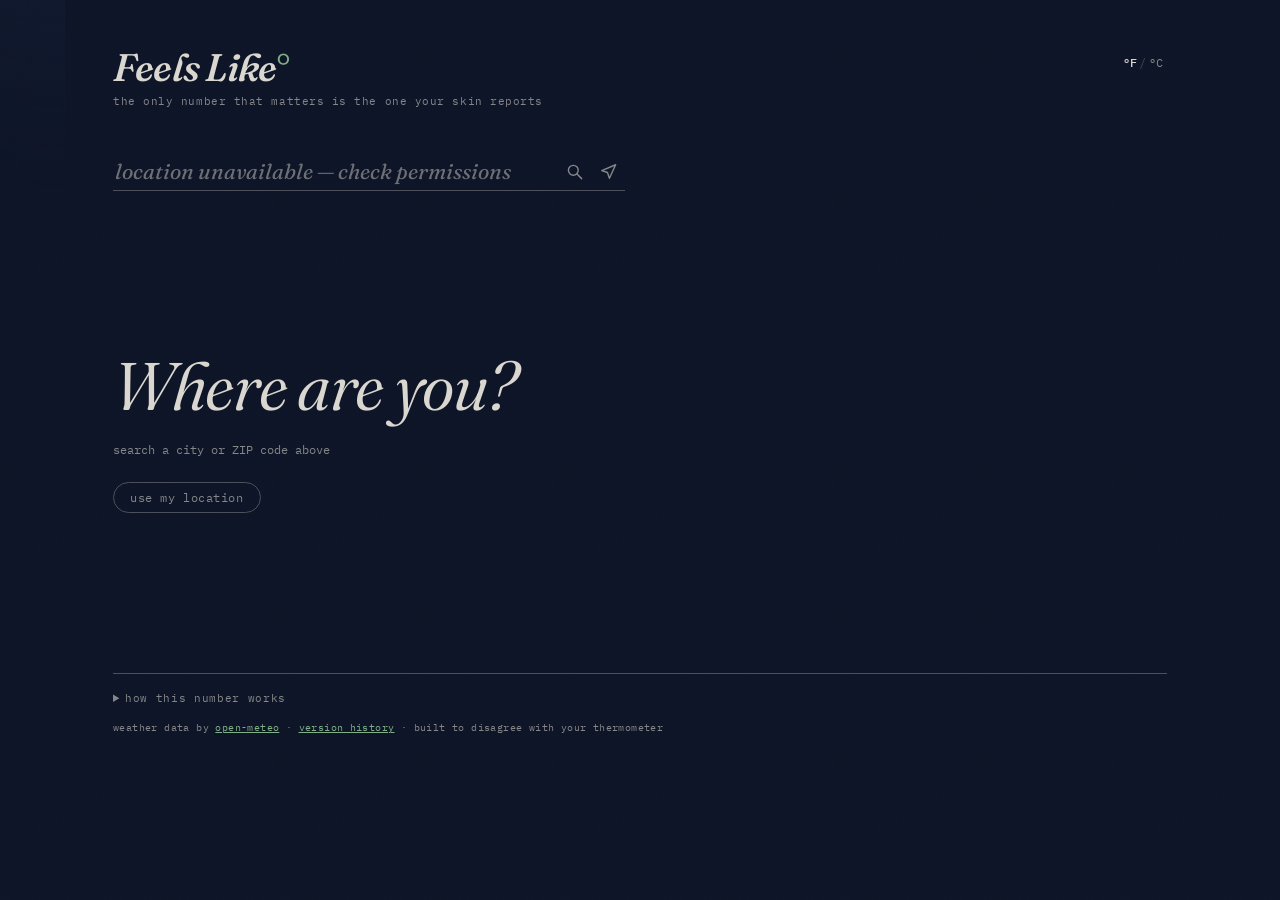
<file: index.html>
<!DOCTYPE html>
<html lang="en">
<head>
  <meta charset="utf-8">
  <meta name="viewport" content="width=device-width, initial-scale=1, viewport-fit=cover">
  <title>Feels Like — what the air actually feels like</title>
  <meta name="description" content="A weather app about the only number that matters: what it actually feels like outside.">
  <meta name="theme-color" content="#e9ebe2">
  <link rel="manifest" href="./manifest.webmanifest">
  <link rel="apple-touch-icon" href="./icons/apple-touch-icon.png">
  <meta name="mobile-web-app-capable" content="yes">
  <meta name="apple-mobile-web-app-capable" content="yes">
  <meta name="apple-mobile-web-app-status-bar-style" content="black-translucent">
  <meta name="apple-mobile-web-app-title" content="Feels Like">
  <script>
    // Restore the last computed palette before first paint — otherwise a
    // night-time launch flashes the daylight fallback for a moment.
    (function () {
      try {
        var p = JSON.parse(localStorage.getItem('feelslike:palette'));
        if (!p || !p.vars) return;
        for (var k in p.vars) document.documentElement.style.setProperty(k, p.vars[k]);
        var m = document.querySelector('meta[name="theme-color"]');
        if (m) m.content = p.vars['--bg'];
      } catch (e) { /* first visit or private mode — fallback palette shows */ }
    })();
  </script>
  <link rel="icon" href="data:image/svg+xml,%3Csvg xmlns='http://www.w3.org/2000/svg' viewBox='0 0 32 32'%3E%3Crect x='12.8' y='3.5' width='6.4' height='15' rx='3.2' fill='%23b5490f'/%3E%3Ccircle cx='16' cy='22.6' r='5.6' fill='%23b5490f'/%3E%3C/svg%3E">
  <link rel="preconnect" href="https://fonts.googleapis.com">
  <link rel="preconnect" href="https://fonts.gstatic.com" crossorigin>
  <link href="https://fonts.googleapis.com/css2?family=Fraunces:ital,opsz,wght@0,9..144,300..700;1,9..144,300..700&family=IBM+Plex+Mono:wght@400;500&display=swap" rel="stylesheet">
  <link rel="stylesheet" href="./css/style.css">
</head>
<body data-mood="mild">

  <header class="masthead">
    <div class="wordmark">
      <h1>Feels&nbsp;Like<span class="wordmark-deg">°</span></h1>
      <p class="tagline">the only number that matters is the one your skin reports</p>
    </div>
    <button id="unitToggle" class="unit-toggle" type="button" aria-label="Switch temperature units">
      <span data-unit="F">°F</span><span class="unit-slash">/</span><span data-unit="C">°C</span>
    </button>
  </header>

  <div class="controls">
    <form class="search" id="searchForm" role="search">
      <input id="searchInput" type="text" placeholder="city or ZIP code"
             autocomplete="off" spellcheck="false" enterkeyhint="search"
             role="combobox" aria-autocomplete="list" aria-expanded="false"
             aria-controls="suggestions" aria-haspopup="listbox"
             aria-label="Search for a city or ZIP code">
      <button type="submit" class="search-btn" aria-label="Search">
        <svg viewBox="0 0 24 24" fill="none" stroke="currentColor" stroke-width="1.8"
             stroke-linecap="round" aria-hidden="true">
          <circle cx="10.5" cy="10.5" r="6.2"/><path d="M15.2 15.2L21 21"/>
        </svg>
      </button>
      <button type="button" class="search-btn locate-btn" data-action="geolocate"
              aria-label="Show my location's weather" title="my location's weather">
        <svg viewBox="0 0 24 24" fill="none" stroke="currentColor" stroke-width="1.8"
             stroke-linecap="round" stroke-linejoin="round" aria-hidden="true">
          <path d="M21 3.5L3.5 10.8l7.2 2.5 2.5 7.2z"/>
        </svg>
      </button>
      <ul id="suggestions" class="suggestions" role="listbox"
          aria-label="Place suggestions" hidden></ul>
    </form>
  </div>

  <nav id="favorites" class="favorites" aria-label="Favorite places"></nav>

  <main id="panels" class="panels" aria-live="polite"></main>

  <footer class="colophon">
    <details class="explainer">
      <summary>how this number works</summary>
      <div class="explainer-body">
        <p class="why-lead"><button class="term" data-action="explain" data-modal="accuracy">why this differs from your phone</button>
        Most weather apps show a "feels like" that quietly assumes you're in the
        shade — it's the National Weather Service heat index, and it ignores the
        sun entirely, even though direct sun can add more than ten degrees to
        what your skin feels. This app measures the sunlight actually reaching
        where you are and accounts for it, then shows the shade number too. We
        don't claim certainty that ours is <em>the</em> right number — no
        feels-like is a measured fact, and even official models disagree by
        ten degrees or more. What we can say is that we've built it from the
        best public models and peer-reviewed research, checked it against them,
        made every step visible, and let real people correct it — an honest
        attempt at the most faithful number we can give you.</p>
        <p>Your skin doesn't feel air temperature — it feels how fast heat is leaving
        (or entering) your body. So the big number starts with air temperature and
        adjusts it for the things that actually change that rate. Click any term below
        to see the exact calculation running on this page, live, with sources.</p>
        <p><button class="term" data-action="explain" data-modal="muggy">mugginess</button>
        Built on <em>dew point</em>, not relative humidity. Relative humidity lies —
        100% humidity at 50° is pleasant. Dew point maps directly to how sticky the
        air feels: above 65° is muggy anywhere on Earth, above 72° is oppressive.
        The penalty grows steeply as dew point climbs, which is why 91° in Mississippi
        and 91° in New Mexico get very different numbers here.</p>
        <p><button class="term" data-action="explain" data-modal="dry">dry air</button>
        When dew point is low, sweat evaporates instantly and shade genuinely works.
        Dry heat gets a small credit.</p>
        <p><button class="term" data-action="explain" data-modal="sun">sun</button>
        Direct summer sun can add more than ten degrees of perceived heat, and almost
        no app accounts for it. We scale this from measured solar radiation, so clouds
        and low sun angles reduce it naturally. When the sun is part of the number,
        we also show what shade would buy you.</p>
        <p><button class="term" data-action="explain" data-modal="wind">wind</button>
        At or below 50° we use the NWS wind chill formula, exactly as published. In
        warm air, moving air helps most when it's dry enough for sweat to work; in
        between, the two models blend.</p>
        <p><button class="term" data-action="explain" data-modal="damp">damp cold</button>
        Humid cold air pulls heat out of you faster than dry cold. Raw, drizzly 40°
        gets marked down.</p>
        <p><button class="term" data-action="explain" data-modal="colors">the colors</button>
        The background follows the sun at the place you searched — sunrise gold, pale
        midday, dusk violet, deep night — with the weather tinting it and the accent
        tracking the temperature.</p>
        <p>The ledger under the big number shows every adjustment, so you can argue
        with it. All the constants live in <code>js/feelslike.js</code>.</p>
      </div>
    </details>
    <p class="backup-row" id="backupRow" hidden></p>
    <p class="credit">weather data by <a href="https://open-meteo.com/" rel="noopener">open-meteo</a>
      · <a href="./changelog.html">version history</a>
      · built to disagree with your thermometer</p>
    <p class="credit" id="debugUsage" hidden></p>
  </footer>

  <dialog id="calcModal" class="modal" aria-labelledby="calcModalTitle">
    <div class="modal-head">
      <h3 id="calcModalTitle"></h3>
      <button class="icon-btn" data-close aria-label="Close">✕</button>
    </div>
    <div class="modal-body" id="calcModalBody"></div>
  </dialog>

  <dialog id="feedbackModal" class="modal" aria-labelledby="feedbackTitle">
    <div class="modal-head">
      <h3 id="feedbackTitle">what does it feel like to you?</h3>
      <button class="icon-btn" data-close aria-label="Close">✕</button>
    </div>
    <form id="feedbackForm" class="modal-body feedback-body">
      <p class="modal-what">Our number is a formula, and formulas can be argued
        with. Tell us what your skin says — disagreements are exactly the data
        that tunes it.</p>
      <fieldset class="fb-exposure" id="feedbackExposure" hidden>
        <legend>right now I'm…</legend>
        <div class="fb-choices">
          <label><input type="radio" name="exposure" value="sun" required> in the sun</label>
          <label><input type="radio" name="exposure" value="shade"> in the shade</label>
          <label><input type="radio" name="exposure" value="indoors"> indoors</label>
        </div>
      </fieldset>
      <div class="fb-row">
        <label for="feedbackTemp">feels like</label>
        <button type="button" id="feedbackSign" class="fb-sign" data-sign="+"
                aria-label="Toggle above or below zero">+</button>
        <input id="feedbackTemp" type="number" inputmode="decimal" step="1"
               min="0" max="150" required>
        <span class="fb-unit">°<span id="feedbackUnit">F</span></span>
      </div>
      <button type="submit" class="ghost-btn">send it</button>
      <p class="modal-note" id="feedbackStatus"></p>
      <p class="modal-note">sends the current readings, our number, yours, and
        the city name — nothing else, nothing identifying.</p>
    </form>
  </dialog>

  <script type="module" src="./js/app.js"></script>
</body>
</html>
</file>
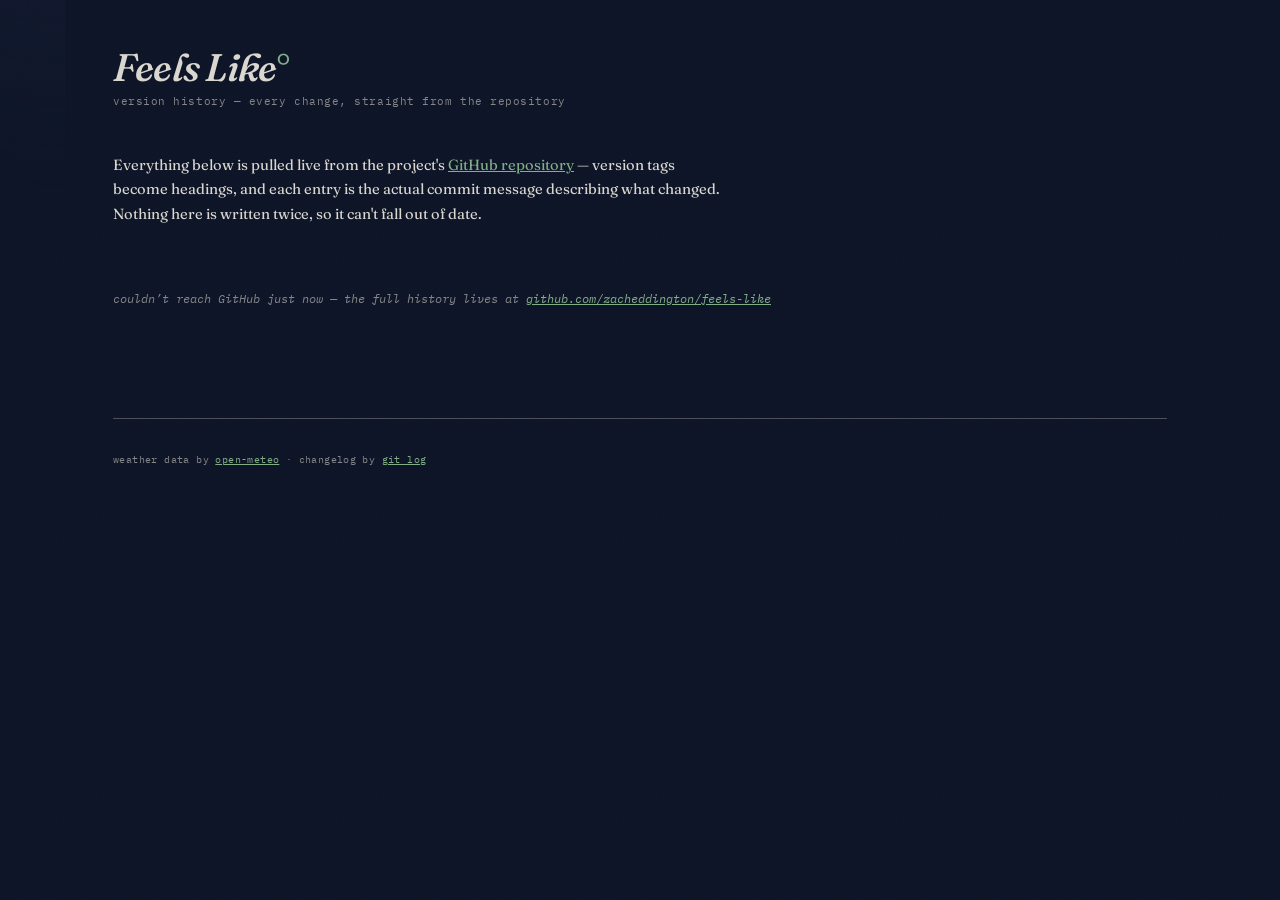
<file: changelog.html>
<!DOCTYPE html>
<html lang="en">
<head>
  <meta charset="utf-8">
  <meta name="viewport" content="width=device-width, initial-scale=1, viewport-fit=cover">
  <title>Feels Like — version history</title>
  <meta name="description" content="Every change to the Feels Like weather app, straight from its commit history.">
  <meta name="theme-color" content="#e9ebe2">
  <link rel="manifest" href="./manifest.webmanifest">
  <link rel="apple-touch-icon" href="./icons/apple-touch-icon.png">
  <meta name="mobile-web-app-capable" content="yes">
  <meta name="apple-mobile-web-app-capable" content="yes">
  <meta name="apple-mobile-web-app-status-bar-style" content="black-translucent">
  <meta name="apple-mobile-web-app-title" content="Feels Like">
  <script>
    (function () {
      try {
        var p = JSON.parse(localStorage.getItem('feelslike:palette'));
        if (!p || !p.vars) return;
        for (var k in p.vars) document.documentElement.style.setProperty(k, p.vars[k]);
        var m = document.querySelector('meta[name="theme-color"]');
        if (m) m.content = p.vars['--bg'];
      } catch (e) {}
    })();
  </script>
  <link rel="icon" href="data:image/svg+xml,%3Csvg xmlns='http://www.w3.org/2000/svg' viewBox='0 0 32 32'%3E%3Crect x='12.8' y='3.5' width='6.4' height='15' rx='3.2' fill='%23b5490f'/%3E%3Ccircle cx='16' cy='22.6' r='5.6' fill='%23b5490f'/%3E%3C/svg%3E">
  <link rel="preconnect" href="https://fonts.googleapis.com">
  <link rel="preconnect" href="https://fonts.gstatic.com" crossorigin>
  <link href="https://fonts.googleapis.com/css2?family=Fraunces:ital,opsz,wght@0,9..144,300..700;1,9..144,300..700&family=IBM+Plex+Mono:wght@400;500&display=swap" rel="stylesheet">
  <link rel="stylesheet" href="./css/style.css">
</head>
<body data-mood="mild">

  <header class="masthead">
    <div class="wordmark">
      <a class="wordmark-link" href="./index.html" aria-label="Back to the weather">
        <h1>Feels&nbsp;Like<span class="wordmark-deg">°</span></h1>
      </a>
      <p class="tagline">version history — every change, straight from the repository</p>
    </div>
  </header>

  <main class="log" id="log">
    <p class="log-intro">Everything below is pulled live from the project's
    <a href="https://github.com/zacheddington/feels-like" rel="noopener">GitHub repository</a> —
    version tags become headings, and each entry is the actual commit message
    describing what changed. Nothing here is written twice, so it can't fall
    out of date.</p>
    <p class="panel-note" id="logStatus">reading the repository…</p>
  </main>

  <footer class="colophon">
    <p class="credit">weather data by <a href="https://open-meteo.com/" rel="noopener">open-meteo</a>
      · changelog by <a href="https://github.com/zacheddington/feels-like/commits/main" rel="noopener">git log</a></p>
  </footer>

  <script type="module" src="./js/changelog.js"></script>
</body>
</html>
</file>
<file: css/style.css>
/* =============================================================
   Feels Like — stylesheet
   The palette is computed by js/theme.js (the "sky clock"): the
   background follows the sun at the searched location, weather
   lays a tint over it, and text colors are derived from the final
   background. theme.js sets the variables inline on <html>, which
   overrides the static fallback below. Everything in this file
   reads only the variables, never raw colors.

   Palette contract (theme.js must always set all of these):
     --bg      page background
     --ink     primary text
     --muted   secondary text
     --line    hairline rules & borders
     --accent  temperature-mood accent color
     --haze    translucent tint for the atmospheric wash
   ============================================================= */

:root {
  /* Fallback only (a mild day) — live values come from js/theme.js */
  --bg: #e9ebe2; --ink: #303631; --muted: #79816f;
  --line: #cbd0bc; --accent: #58855f; --haze: rgba(244, 240, 216, 0.55);
}

/* ---------- base ---------- */

* { box-sizing: border-box; margin: 0; padding: 0; }

html {
  scroll-behavior: smooth;
  /* Painting html (not just body) keeps iOS overscroll, the status-bar
     region, and rubber-banding the same color as the page. */
  background-color: var(--bg);
  transition: background-color 1.2s ease;
}

body {
  font-family: "Fraunces", Georgia, serif;
  font-optical-sizing: auto;
  background-color: var(--bg);
  color: var(--ink);
  min-height: 100dvh;
  max-width: 1150px;
  margin: 0 auto;
  /* env() insets keep content clear of the notch / Dynamic Island / home
     indicator when launched from the home screen (viewport-fit=cover). */
  padding:
    calc(clamp(1.2rem, 4vw, 3rem) + env(safe-area-inset-top, 0px))
    calc(clamp(1.2rem, 4vw, 3rem) + env(safe-area-inset-right, 0px))
    calc(clamp(1.2rem, 4vw, 3rem) + env(safe-area-inset-bottom, 0px))
    calc(clamp(1.2rem, 4vw, 3rem) + env(safe-area-inset-left, 0px));
  transition: background-color 1.2s ease, color 0.8s ease;
  position: relative;
}

/* atmospheric wash, top-left — overdrawn past the viewport so iOS toolbar
   collapse and overscroll never expose an unpainted band */
body::before {
  content: "";
  position: fixed;
  inset: -12% -6%;
  background: radial-gradient(ellipse 90% 60% at 18% -12%, var(--haze), transparent 65%);
  pointer-events: none;
  z-index: -1;
}

/* film grain */
body::after {
  content: "";
  position: fixed;
  inset: -12% -6%;
  background-image: url("data:image/svg+xml,%3Csvg xmlns='http://www.w3.org/2000/svg' width='140' height='140'%3E%3Cfilter id='n'%3E%3CfeTurbulence type='fractalNoise' baseFrequency='0.85' numOctaves='2'/%3E%3C/filter%3E%3Crect width='140' height='140' filter='url(%23n)' opacity='0.55'/%3E%3C/svg%3E");
  opacity: 0.24;
  mix-blend-mode: soft-light;
  pointer-events: none;
  z-index: 50;
}

::selection { background: var(--accent); color: var(--bg); }

a { color: var(--accent); }

button {
  font: inherit;
  color: inherit;
  background: none;
  border: none;
  cursor: pointer;
}

:focus-visible {
  outline: 2px solid var(--accent);
  outline-offset: 3px;
  border-radius: 2px;
}

.mono, .tagline, .block-title, .meta, .chip, .unit-toggle, .text-btn,
.ledger, .legend, .d-name, .d-lo, .d-air, .panel-note, .credit,
.suggestions, .empty-hint, .ghost-btn, .cond span, .air-line, .hero-label,
.term, .log-date, .log-sha, .back-link, .age, .fb-trigger, .fb-row, .shade-line {
  font-family: "IBM Plex Mono", ui-monospace, monospace;
}

/* ---------- masthead ---------- */

.masthead {
  display: flex;
  justify-content: space-between;
  align-items: flex-start;
  gap: 1rem;
  margin-bottom: clamp(1.6rem, 4vw, 2.8rem);
}

.wordmark h1 {
  font-size: clamp(1.7rem, 4vw, 2.4rem);
  font-weight: 550;
  font-style: italic;
  letter-spacing: -0.02em;
  line-height: 1;
}

.wordmark-deg { color: var(--accent); font-style: normal; }

.tagline {
  font-size: 0.68rem;
  color: var(--muted);
  letter-spacing: 0.05em;
  margin-top: 0.5rem;
}

.unit-toggle {
  font-size: 0.78rem;
  color: var(--muted);
  letter-spacing: 0.04em;
  padding: 0.35rem 0.2rem;
  flex-shrink: 0;
}
.unit-toggle .active { color: var(--ink); font-weight: 500; }
.unit-toggle .unit-slash { opacity: 0.45; margin: 0 0.15em; }
.unit-toggle:hover .active { color: var(--accent); }

/* ---------- search & controls ---------- */

.controls {
  display: flex;
  align-items: flex-end;
  gap: 1.5rem;
  margin-bottom: 1.1rem;
}

.search {
  position: relative;
  flex: 1;
  max-width: 32rem;
  display: flex;
  align-items: stretch;
}

#searchInput {
  font-family: "Fraunces", Georgia, serif;
  font-style: italic;
  font-size: clamp(1.1rem, 2.5vw, 1.35rem);
  flex: 1;
  min-width: 0;
  background: transparent;
  color: var(--ink);
  border: none;
  border-bottom: 1px solid var(--line);
  padding: 0.3rem 0.1rem;
  transition: border-color 0.4s ease;
}
#searchInput::placeholder { color: var(--muted); opacity: 0.8; }
#searchInput:focus { outline: none; border-bottom-color: var(--accent); }

.search-btn {
  color: var(--muted);
  border-bottom: 1px solid var(--line);
  padding: 0 0.45rem;
  display: flex;
  align-items: center;
  transition: color 0.3s ease, border-color 0.3s ease;
}
.search-btn svg { width: 19px; height: 19px; }
.search-btn:hover { color: var(--accent); border-bottom-color: var(--accent); }
.search:focus-within .search-btn { border-bottom-color: var(--accent); }

.locate-btn.locating svg { animation: breathe 1.2s ease-in-out infinite; }

.suggestions {
  position: absolute;
  top: calc(100% + 4px);
  left: 0; right: 0;
  list-style: none;
  background: var(--bg);
  border: 1px solid var(--line);
  box-shadow: 0 10px 28px rgba(0, 0, 0, 0.12);
  z-index: 30;
  font-size: 0.8rem;
  max-height: 16.5rem;      /* ~7 rows, then scroll */
  overflow-y: auto;
  overscroll-behavior: contain;
}
.suggestions li {
  padding: 0.55rem 0.8rem;
  cursor: pointer;
  display: flex;
  justify-content: space-between;
  gap: 1rem;
}
.suggestions li:hover, .suggestions li.sel {
  background: color-mix(in srgb, var(--ink) 8%, transparent);
}
.sug-country { color: var(--muted); font-size: 0.68rem; }
.sug-near {
  font-size: 0.6rem;
  letter-spacing: 0.08em;
  text-transform: uppercase;
  color: var(--accent);
  border: 1px solid var(--accent);
  border-radius: 999px;
  padding: 0.05rem 0.45rem;
  margin-left: 0.6em;
  vertical-align: 0.1em;
}

.ghost-btn {
  font-size: 0.72rem;
  letter-spacing: 0.05em;
  color: var(--muted);
  border: 1px solid var(--line);
  border-radius: 999px;
  padding: 0.42rem 1rem;
  white-space: nowrap;
  transition: color 0.3s ease, border-color 0.3s ease;
}
.ghost-btn:hover { color: var(--accent); border-color: var(--accent); }

/* small mono pill, e.g. "+ compare" in the panel header */
.text-btn {
  font-size: 0.66rem;
  letter-spacing: 0.05em;
  color: var(--muted);
  border: 1px solid var(--line);
  border-radius: 999px;
  padding: 0.26rem 0.75rem;
  white-space: nowrap;
  align-self: center;
  transition: color 0.3s ease, border-color 0.3s ease;
}
.text-btn:hover { color: var(--accent); border-color: var(--accent); }

/* ---------- favorites ---------- */

.favorites {
  display: flex;
  flex-wrap: wrap;
  gap: 0.5rem;
  margin-bottom: clamp(1.5rem, 4vw, 2.5rem);
}
.chip {
  font-size: 0.7rem;
  letter-spacing: 0.03em;
  color: var(--ink);
  border: 1px solid var(--line);
  border-radius: 999px;
  padding: 0.32rem 0.85rem;
  transition: border-color 0.3s ease, color 0.3s ease;
}
.chip:hover { border-color: var(--accent); color: var(--accent); }
.chip-region { color: var(--muted); }

/* ---------- panels ---------- */

.panels { display: grid; grid-template-columns: 1fr; }

.panels.compare { grid-template-columns: 1fr 1fr; }
.panels.compare .panel:first-child { padding-right: clamp(1.2rem, 3vw, 2.6rem); }
.panels.compare .panel:last-child {
  border-left: 1px solid var(--line);
  padding-left: clamp(1.2rem, 3vw, 2.6rem);
}

.panel-head {
  display: flex;
  justify-content: space-between;
  align-items: baseline;
  gap: 0.8rem;
  border-top: 2px solid var(--ink);
  padding-top: 0.7rem;
  margin-bottom: 0.5rem;
}

.place {
  font-size: clamp(1.25rem, 3vw, 1.7rem);
  font-weight: 600;
  letter-spacing: -0.01em;
}
.region { color: var(--muted); font-weight: 400; font-style: italic; }

.panel-actions { display: flex; gap: 0.3rem; flex-shrink: 0; }

.icon-btn {
  color: var(--muted);
  padding: 0.25rem;
  line-height: 0;
  transition: color 0.3s ease;
}
.icon-btn:hover { color: var(--accent); }
.icon-btn svg { width: 19px; height: 19px; fill: none; }
.icon-btn.fav.active { color: var(--accent); }
.icon-btn.fav.active svg path { fill: currentColor; }

.local-time {
  font-family: "IBM Plex Mono", ui-monospace, monospace;
  font-size: 0.66rem;
  letter-spacing: 0.08em;
  color: var(--muted);
  margin: 0.6rem 0 -0.3rem;
}

.panel-note {
  font-size: 0.78rem;
  color: var(--muted);
  font-style: italic;
  padding: 3rem 0;
  animation: breathe 2.2s ease-in-out infinite;
}
.panel-note.err { animation: none; }

@keyframes breathe {
  0%, 100% { opacity: 0.55; }
  50% { opacity: 1; }
}

/* ---------- hero ---------- */

.hero {
  display: flex;
  align-items: flex-end;
  gap: clamp(1.2rem, 3vw, 2.6rem);
  margin: 1rem 0 1.8rem;
  flex-wrap: wrap;
}

.hero-label {
  display: block;
  font-size: 0.7rem;
  letter-spacing: 0.14em;
  text-transform: uppercase;
  color: var(--muted);
  margin-bottom: 0.2rem;
}

.hero-num {
  font-size: clamp(6.5rem, 17vw, 12.5rem);
  font-weight: 320;
  line-height: 0.82;
  letter-spacing: -0.045em;
  font-variant-numeric: proportional-nums;
}
.panels.compare .hero-num { font-size: clamp(4.2rem, 8.5vw, 8rem); }

.hero-deg {
  color: var(--accent);
  font-size: 0.45em;
  vertical-align: 0.75em;
  letter-spacing: 0;
}

.hero-side {
  display: flex;
  flex-direction: column;
  gap: 0.45rem;
  padding-bottom: 0.6rem;
  font-size: 0.78rem;
}

.cond {
  display: flex;
  align-items: center;
  gap: 0.5rem;
  color: var(--ink);
}
.cond .glyph { width: 22px; height: 22px; color: var(--accent); }

.air-line { color: var(--muted); }
.air-line strong { color: var(--ink); font-weight: 500; }

.shade-line { color: var(--muted); }
.shade-line strong { color: var(--accent); font-weight: 500; }

.meta { color: var(--muted); font-size: 0.68rem; letter-spacing: 0.02em; }

/* ---------- ledger ---------- */

.ledger {
  max-width: 23rem;
  margin-bottom: 2.4rem;
  font-size: 0.78rem;
}

.ledger .row {
  display: flex;
  justify-content: space-between;
  align-items: baseline;
  gap: 1rem;
  padding: 0.5rem 0.1rem;
  border-top: 1px solid var(--line);
}

.ledger dt { letter-spacing: 0.02em; }
.ledger .det { color: var(--muted); font-size: 0.66rem; margin-left: 0.55em; }
.ledger dd { font-variant-numeric: tabular-nums; }

.ledger .base dt, .ledger .base dd { color: var(--muted); }
.ledger .up { color: var(--accent); font-weight: 500; }
.ledger .down { color: var(--muted); font-weight: 500; }

.ledger .total { border-top: 1px solid var(--ink); border-bottom: 3px double var(--ink); }
.ledger .total dt { font-weight: 500; text-transform: uppercase; letter-spacing: 0.1em; font-size: 0.68rem; }
.ledger .total dd {
  font-family: "Fraunces", Georgia, serif;
  font-size: 1.45rem;
  font-weight: 550;
}

/* ---------- blocks (chart, week) ---------- */

.block { margin-bottom: 2.4rem; }

.block-title {
  font-size: 0.68rem;
  font-weight: 500;
  letter-spacing: 0.14em;
  text-transform: uppercase;
  color: var(--muted);
  margin-bottom: 0.9rem;
  padding-bottom: 0.45rem;
  border-bottom: 1px solid var(--line);
}

/* chart */

.chart { width: 100%; height: auto; display: block; overflow: visible; }

.ch-area { fill: var(--accent); opacity: 0.13; }
.ch-fl {
  fill: none;
  stroke: var(--accent);
  stroke-width: 2.4;
  stroke-linejoin: round;
  stroke-linecap: round;
}
.ch-air {
  fill: none;
  stroke: var(--muted);
  stroke-width: 1.4;
  stroke-dasharray: 4 4;
  opacity: 0.85;
}
.ch-now { fill: var(--accent); }
.ch-night { fill: var(--ink); opacity: 0.06; }
.ch-tick {
  font-family: "IBM Plex Mono", monospace;
  font-size: 10.5px;
  fill: var(--muted);
  text-anchor: middle;
}
.ch-tick-now { fill: var(--accent); font-weight: 500; }
.ch-peak {
  font-family: "IBM Plex Mono", monospace;
  font-size: 11.5px;
  font-weight: 500;
  fill: var(--ink);
  text-anchor: middle;
}

.legend {
  display: flex;
  gap: 1.6rem;
  margin-top: 0.55rem;
  font-size: 0.62rem;
  letter-spacing: 0.05em;
  color: var(--muted);
}
.lg::before {
  content: "";
  display: inline-block;
  width: 16px;
  height: 0;
  margin-right: 0.45em;
  vertical-align: middle;
}
.lg-fl::before { border-top: 2.4px solid var(--accent); }
.lg-air::before { border-top: 1.6px dashed var(--muted); }

/* week strip */

.week {
  display: grid;
  grid-template-columns: repeat(7, 1fr);
}

.day {
  display: flex;
  flex-direction: column;
  align-items: flex-start;
  gap: 0.3rem;
  padding: 0.2rem 0.7rem;
  border-left: 1px solid var(--line);
}
.day:first-child { border-left: none; padding-left: 0.1rem; }

.d-name { font-size: 0.62rem; letter-spacing: 0.1em; text-transform: uppercase; color: var(--muted); }
.d-glyph { width: 20px; height: 20px; color: var(--accent); margin: 0.15rem 0; }
.d-hi { font-size: 1.4rem; font-weight: 500; line-height: 1; }
.d-lo { font-size: 0.78rem; color: var(--muted); }
.d-air { font-size: 0.6rem; color: var(--muted); opacity: 0.75; margin-top: 0.15rem; }

/* ---------- empty state ---------- */

.empty { padding: clamp(2.5rem, 9vw, 6rem) 0; }

.empty-big {
  font-size: clamp(2.4rem, 7vw, 4.2rem);
  font-style: italic;
  font-weight: 350;
  letter-spacing: -0.02em;
  margin-bottom: 0.9rem;
}
.empty-hint { font-size: 0.75rem; color: var(--muted); margin-bottom: 1.6rem; }

/* ---------- colophon ---------- */

.colophon {
  margin-top: clamp(2rem, 6vw, 4rem);
  border-top: 1px solid var(--line);
  padding-top: 1.1rem;
}

/* Constant gap below, open or closed — the body's padding used to be the
   only spacing, so the collapsed state sat flush against the backup row. */
.explainer { margin-bottom: 1rem; }

.explainer summary {
  font-family: "IBM Plex Mono", monospace;
  font-size: 0.7rem;
  letter-spacing: 0.06em;
  color: var(--muted);
  cursor: pointer;
  width: fit-content;
}
.explainer summary:hover { color: var(--accent); }

.explainer-body {
  max-width: 42rem;
  padding: 1.2rem 0 0;
  font-size: 0.92rem;
  line-height: 1.65;
}
.explainer-body p { margin-bottom: 0.85em; }
.explainer-body strong { font-weight: 600; }
.explainer-body code {
  font-family: "IBM Plex Mono", monospace;
  font-size: 0.8em;
  border: 1px solid var(--line);
  padding: 0.08em 0.35em;
  border-radius: 3px;
}

.credit { font-size: 0.62rem; color: var(--muted); letter-spacing: 0.04em; margin-top: 1rem; }

/* ---------- freshness & feedback ---------- */

.age { font-size: 0.62rem; letter-spacing: 0.04em; color: var(--muted); opacity: 0.85; }
.age.stale { color: var(--accent); opacity: 1; }
.age-btn {
  display: inline-flex;
  align-items: center;
  gap: 0.4em;
  border: none;
  padding: 0;
  cursor: pointer;
  transition: color 0.3s ease, opacity 0.3s ease;
}
.age-btn:hover { color: var(--accent); opacity: 1; }
.rfsh { width: 11px; height: 11px; flex-shrink: 0; }
.spinning { cursor: default; }
.spinning .rfsh { animation: spin 0.8s linear infinite; transform-origin: center; }
@keyframes spin { to { transform: rotate(360deg); } }
.retry-btn { margin-top: 0.3rem; }

.fb-trigger {
  display: block;
  font-size: 0.66rem;
  letter-spacing: 0.04em;
  color: var(--muted);
  border-bottom: 1px dotted var(--muted);
  padding-bottom: 0.15em;
  margin: -1.7rem 0 2.4rem;
  transition: color 0.3s ease, border-color 0.3s ease;
}
.fb-trigger:hover { color: var(--accent); border-bottom-color: var(--accent); }

.fb-exposure {
  border: none;
  margin: 1.3rem 0 0.4rem;
  padding: 0;
}
.fb-exposure legend {
  font-family: "IBM Plex Mono", ui-monospace, monospace;
  font-size: 0.66rem;
  letter-spacing: 0.06em;
  color: var(--muted);
  padding: 0;
  margin-bottom: 0.55rem;
}
.fb-choices { display: flex; flex-wrap: wrap; gap: 0.5rem; }
.fb-choices label {
  font-family: "IBM Plex Mono", ui-monospace, monospace;
  font-size: 0.72rem;
  color: var(--ink);
  border: 1px solid var(--line);
  border-radius: 999px;
  padding: 0.35rem 0.85rem;
  cursor: pointer;
  transition: border-color 0.3s ease, color 0.3s ease;
}
.fb-choices label:hover { border-color: var(--accent); color: var(--accent); }
.fb-choices input { position: absolute; opacity: 0; pointer-events: none; }
.fb-choices label:has(input:checked) {
  border-color: var(--accent);
  color: var(--accent);
  box-shadow: inset 0 0 0 1px var(--accent);
}

.feedback-body .fb-row {
  display: flex;
  align-items: center;
  gap: 0.6rem;
  font-size: 0.78rem;
  color: var(--muted);
  margin: 1.2rem 0 1.1rem;
}

.fb-sign {
  font-family: "Fraunces", Georgia, serif;
  font-size: 1.5rem;
  line-height: 1;
  width: 2rem;
  height: 2rem;
  flex-shrink: 0;
  color: var(--muted);
  border: 1px solid var(--line);
  border-radius: 50%;
  display: inline-flex;
  align-items: center;
  justify-content: center;
  transition: color 0.3s ease, border-color 0.3s ease;
}
.fb-sign:hover { color: var(--accent); border-color: var(--accent); }
.fb-sign[data-sign="-"] { color: var(--accent); border-color: var(--accent); }
#feedbackTemp {
  font-family: "Fraunces", Georgia, serif;
  font-size: 2.1rem;
  font-weight: 400;
  width: 6.5rem;
  text-align: center;
  background: transparent;
  color: var(--ink);
  border: none;
  border-bottom: 1px solid var(--line);
}
#feedbackTemp:focus { outline: none; border-bottom-color: var(--accent); }
.fb-unit { font-size: 1.05rem; color: var(--muted); }
#feedbackStatus { color: var(--accent); min-height: 1.1em; margin-top: 0.8rem; }

.backup-row { font-size: 0.68rem; line-height: 1.7; max-width: 38rem; margin-bottom: 0.9rem; }
.footer-link {
  font-family: "IBM Plex Mono", ui-monospace, monospace;
  font-size: inherit;
  letter-spacing: 0.04em;
  color: var(--ink);
  border-bottom: 1px dotted var(--muted);
  padding-bottom: 0.1em;
  transition: color 0.3s ease, border-color 0.3s ease;
}
.footer-link:hover { color: var(--accent); border-bottom-color: var(--accent); }
.backup-hint { color: var(--muted); font-family: "IBM Plex Mono", ui-monospace, monospace; }

/* ---------- terms (clickable calculation names) ---------- */

.term {
  font-size: 0.68em;
  font-weight: 500;
  letter-spacing: 0.12em;
  text-transform: uppercase;
  color: var(--accent);
  border-bottom: 1px dashed var(--accent);
  padding-bottom: 0.1em;
  margin-right: 0.4em;
  cursor: pointer;
  transition: color 0.3s ease, border-color 0.3s ease;
}
.term:hover { border-bottom-style: solid; }

/* ledger variant: quieter, sized like its row */
.term-sm {
  font-size: inherit;
  font-weight: inherit;
  letter-spacing: 0.02em;
  text-transform: none;
  color: inherit;
  border-bottom: 1px dotted var(--muted);
  margin-right: 0;
}
.term-sm:hover { color: var(--accent); border-bottom-color: var(--accent); }

/* ---------- calculation modal ---------- */

/* Shared frame for every <dialog class="modal"> — keeps them centered and on
   the current sky palette. New dialogs must use this class. */
.modal {
  background: var(--bg);
  color: var(--ink);
  border: 1px solid var(--line);
  box-shadow: 0 24px 70px rgba(0, 0, 0, 0.35);
  width: min(46rem, calc(100vw - 2rem));
  /* Subtract safe-area insets so a centered tall modal can never push its
     header (and the ✕) under the notch/status bar in the installed app —
     only .modal-body scrolls, so the header must always be on-screen. */
  max-height: calc(100dvh - 3rem
    - env(safe-area-inset-top, 0px) - env(safe-area-inset-bottom, 0px));
  padding: 0;
  margin: auto;
}
.modal[open] { display: flex; flex-direction: column; }
.modal::backdrop { background: rgba(8, 10, 16, 0.55); }

#feedbackModal { width: min(30rem, calc(100vw - 2rem)); }

.modal-head {
  display: flex;
  justify-content: space-between;
  align-items: center;
  gap: 1rem;
  padding: 1rem 1.25rem 0.75rem;
  border-bottom: 1px solid var(--line);
  flex-shrink: 0;
}
.modal-head h3 {
  font-size: 1.2rem;
  font-weight: 600;
  font-style: italic;
  letter-spacing: -0.01em;
}

.modal-body {
  padding: 1.1rem 1.25rem 1.5rem;
  overflow-y: auto;
  font-size: 0.92rem;
  line-height: 1.65;
}
.modal-body h4 {
  font-family: "IBM Plex Mono", ui-monospace, monospace;
  font-size: 0.62rem;
  font-weight: 500;
  text-transform: uppercase;
  letter-spacing: 0.14em;
  color: var(--muted);
  border-bottom: 1px solid var(--line);
  padding-bottom: 0.35rem;
  margin: 1.4rem 0 0.6rem;
}
.modal-what { margin: 0; }
.modal-note {
  font-family: "IBM Plex Mono", ui-monospace, monospace;
  font-size: 0.64rem;
  letter-spacing: 0.03em;
  color: var(--accent);
  margin-bottom: 0.55rem;
}
.modal-code {
  font-family: "IBM Plex Mono", ui-monospace, monospace;
  font-size: 0.68rem;
  line-height: 1.55;
  border: 1px solid var(--line);
  border-radius: 3px;
  background: color-mix(in srgb, var(--ink) 4%, transparent);
  padding: 0.8rem 0.9rem;
  overflow-x: auto;
  white-space: pre;
}
.modal-cites { list-style: none; font-size: 0.8rem; }
.modal-cites li { margin-bottom: 0.45em; }

/* ---------- changelog page ---------- */

.log { max-width: 46rem; }
.log-intro { font-size: 0.92rem; line-height: 1.65; max-width: 38rem; margin-bottom: 1rem; }
.log-version {
  display: flex;
  justify-content: space-between;
  align-items: baseline;
  gap: 1rem;
  border-top: 2px solid var(--ink);
  padding-top: 0.7rem;
  margin: 2.6rem 0 0.4rem;
}
.log-version h2 { font-size: 1.4rem; font-weight: 600; letter-spacing: -0.01em; }
.log-date { font-size: 0.66rem; letter-spacing: 0.06em; color: var(--muted); }
.log-commit { border-top: 1px solid var(--line); padding: 1rem 0 1.1rem; }
.log-commit h3 { font-size: 1.02rem; font-weight: 600; margin-bottom: 0.4rem; }
.log-commit-body {
  font-size: 0.88rem;
  line-height: 1.65;
  color: var(--ink);
  margin-bottom: 0.6em;
}

.wordmark-link { color: inherit; text-decoration: none; }
.log-sha { font-size: 0.62rem; color: var(--muted); letter-spacing: 0.05em; }
.back-link { font-size: 0.72rem; letter-spacing: 0.05em; }

/* ---------- responsive ---------- */

/* Compact compare on small screens: comparison is about glanceability, so the
   two panels stay side by side and shrink to essentials — hero number,
   condition, air temp, and the breakdown ledger. Full detail (charts, week)
   returns when compare is removed or on a wide screen. */
@media (max-width: 880px) {
  .panels.compare { grid-template-columns: 1fr 1fr; }
  .panels.compare .panel:first-child { padding-right: 0.8rem; }
  .panels.compare .panel:last-child { border-left: 1px solid var(--line); padding-left: 0.8rem; }
  .panels.compare .place { font-size: 1.05rem; }
  .panels.compare .region { display: none; }
  .panels.compare .hero { flex-direction: column; align-items: flex-start; gap: 0.9rem; margin: 0.8rem 0 1.4rem; }
  .panels.compare .hero-num { font-size: clamp(3.2rem, 13vw, 5.5rem); }
  .panels.compare .hero-side { padding-bottom: 0; }
  .panels.compare .meta,
  .panels.compare .age,
  .panels.compare .det,
  .panels.compare .fb-trigger,
  .panels.compare .block { display: none; }
  .panels.compare .ledger { font-size: 0.7rem; margin-bottom: 1.2rem; }
  .panels.compare .ledger .total dd { font-size: 1.2rem; }
}

@media (max-width: 640px) {
  .controls { flex-wrap: wrap; gap: 0.9rem; }
  .hero { flex-direction: column; align-items: flex-start; gap: 1.2rem; }
  .hero-side { padding-bottom: 0; }
  .week { grid-template-columns: repeat(4, 1fr); row-gap: 1.2rem; }
  .day:nth-child(5) { border-left: none; padding-left: 0.1rem; }
}

@media (prefers-reduced-motion: reduce) {
  *, *::before, *::after { transition: none !important; animation: none !important; }
}
</file>
